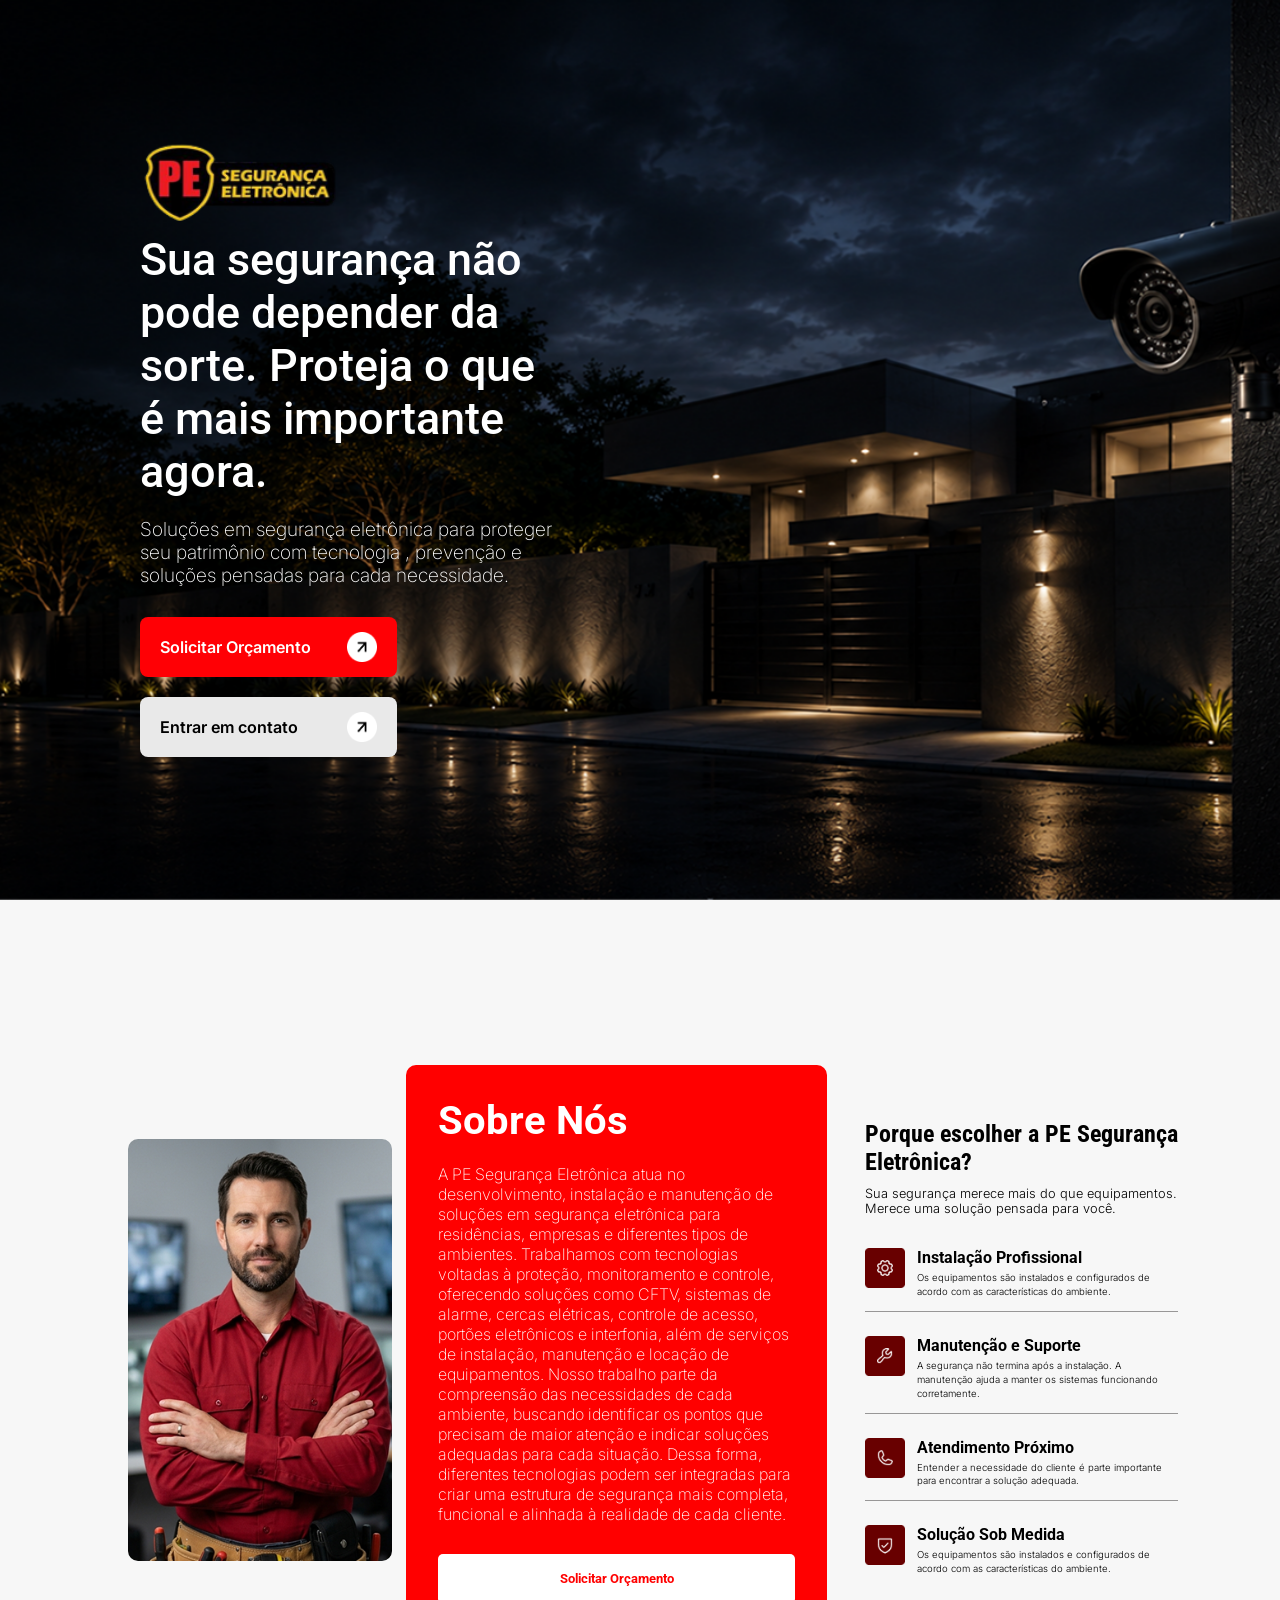
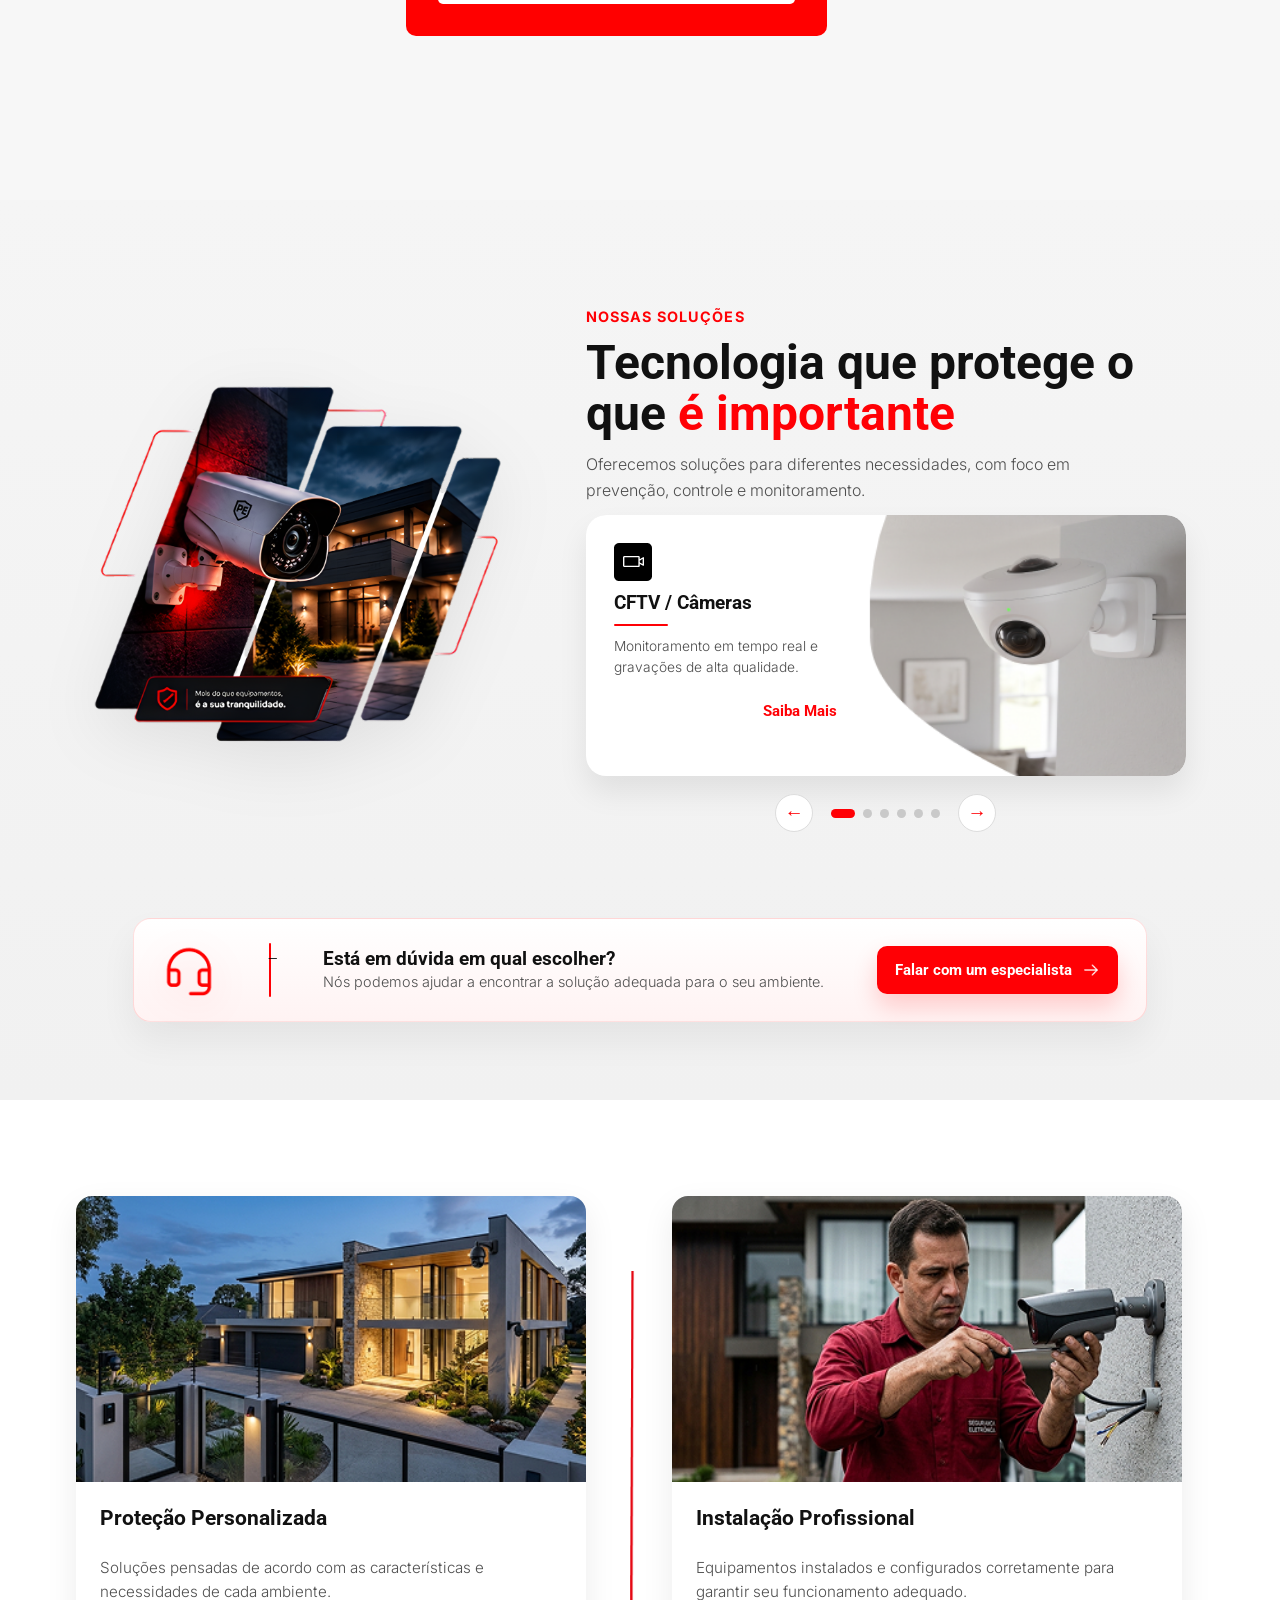
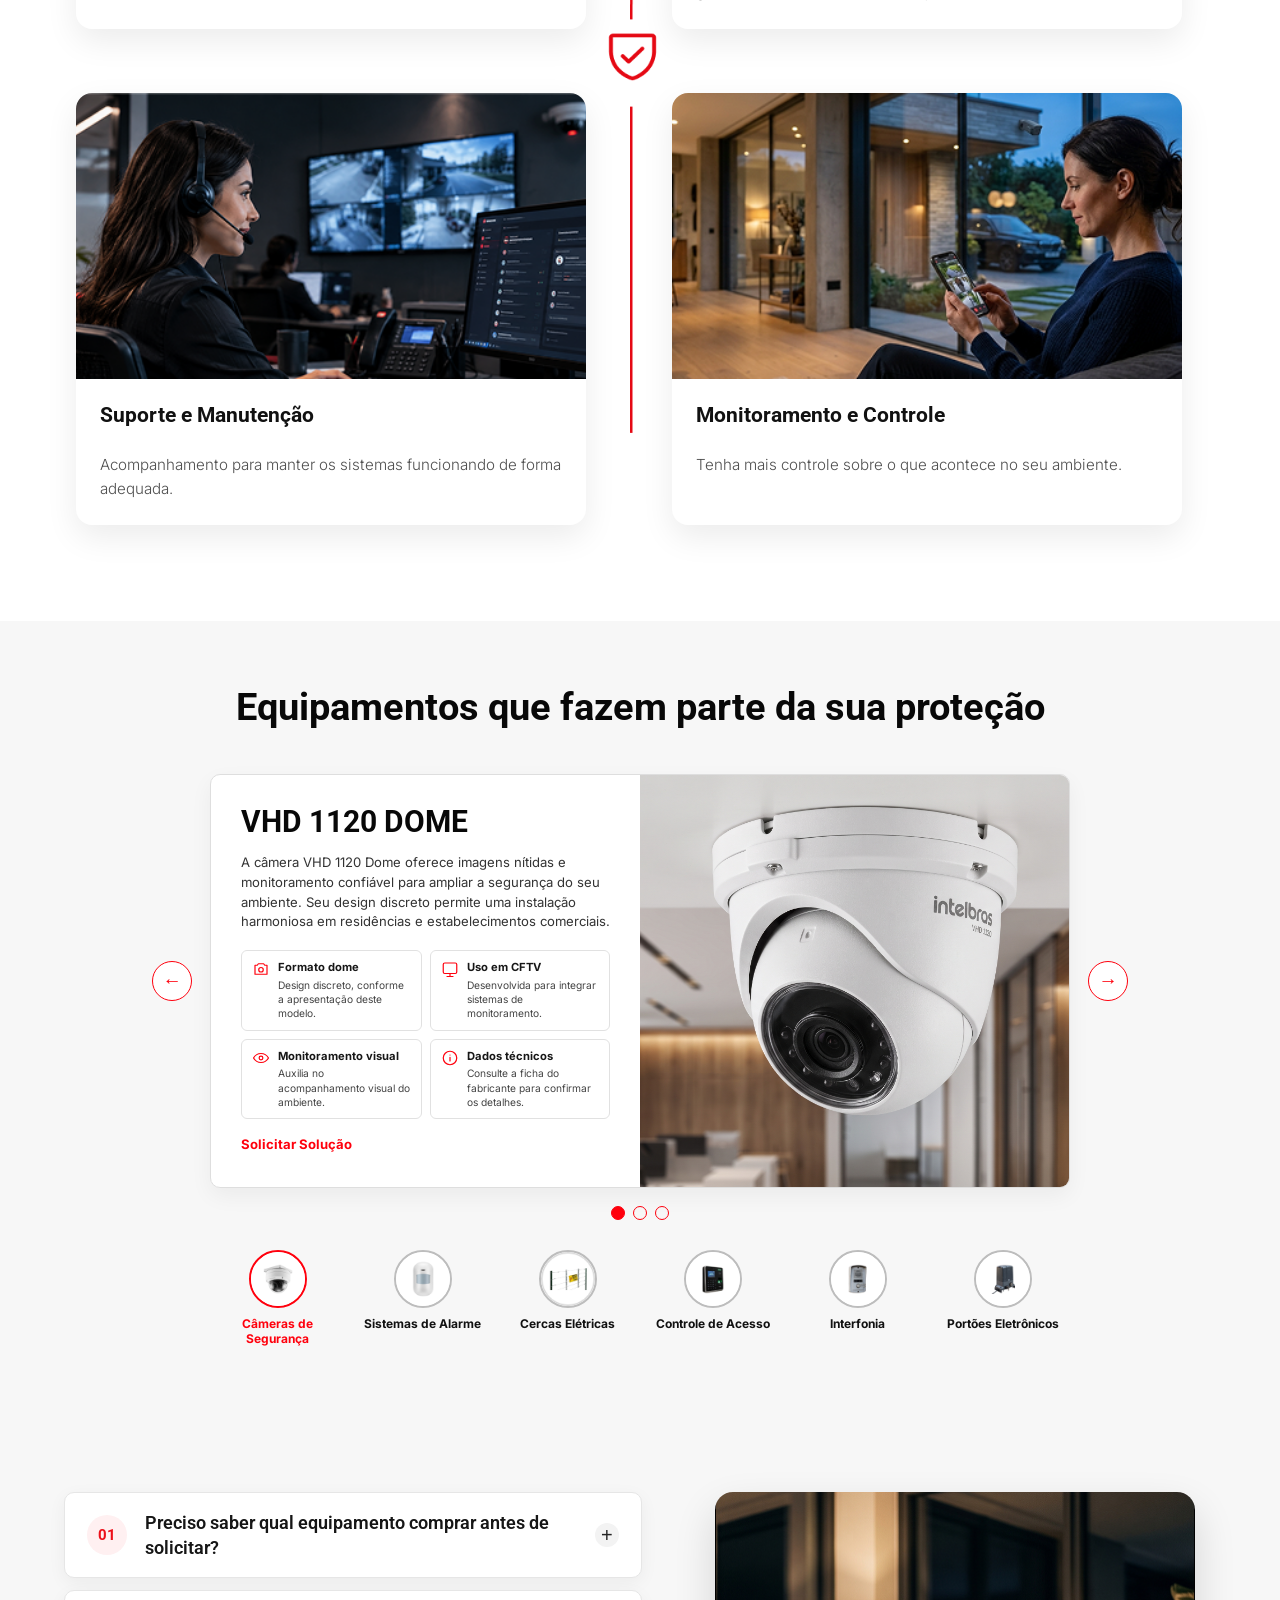
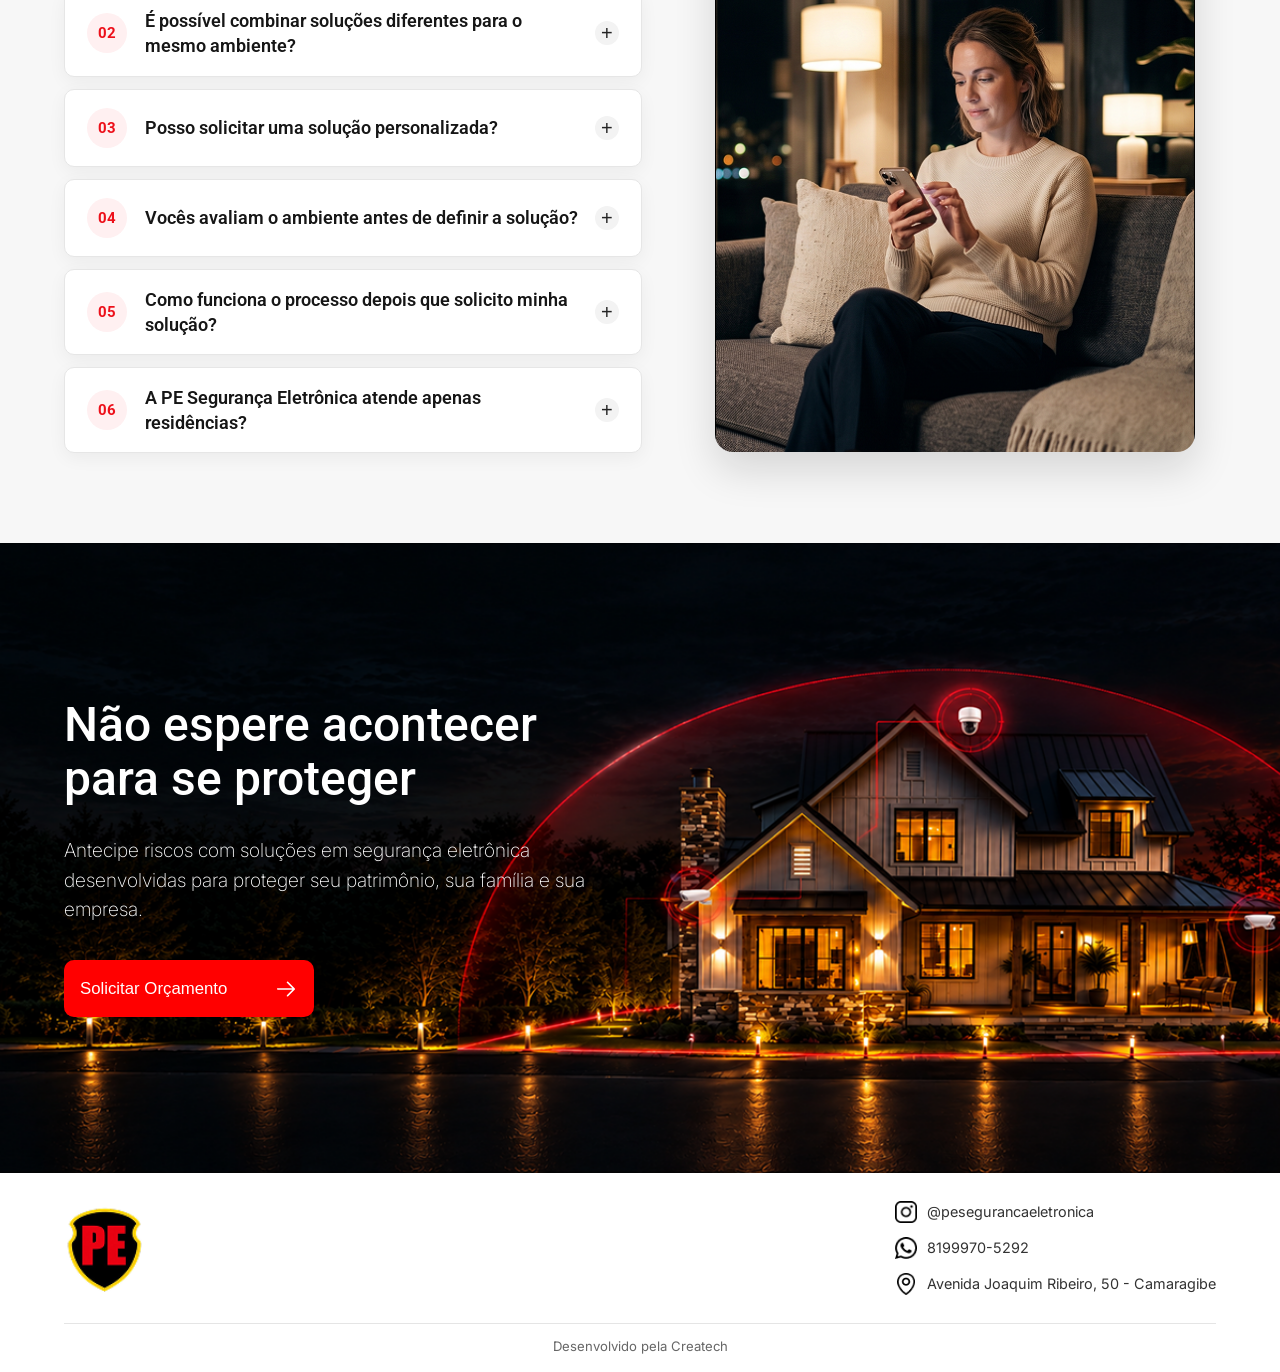
<file: index.html>
<!DOCTYPE html>
<html lang="pt-BR">

<head>
    <meta charset="UTF-8">
    <meta name="viewport" content="width=device-width, initial-scale=1.0">
    <title>PE SEGURANÇA ELETRÔNICA</title>
    <link rel="stylesheet" href="styles/style.css">
</head>

<body>
    <main id="hero-section">
        <div class="content-hero">
            <img class="logo-empresa" src="img/img-logo-empresa.png" alt="Logo da empresa">
            <h1 class="title-hero">
                Sua segurança não pode depender da sorte. Proteja o que é
                mais importante agora.
            </h1>
            <p class="paragraph-hero">
                Soluções em segurança eletrônica para proteger seu patrimônio com
                tecnologia , prevenção e soluções pensadas para cada necessidade.
            </p>
            <div class="ctas-hero">
                <a class="btn-hero-principal" href="pages/orcamento/orcamento.html">
                    <p class="text-btn">Solicitar Orçamento</p>
                    <img class="icon-btn" src="img/vector-btn-hero.png" alt="Seta para direita">
                </a>
                <a class="btn-hero-secundario"
                    href="https://wa.me/5581999705292?text=Ol%C3%A1%2C%20quero%20solicitar%20or%C3%A7amento"
                    target="_blank" rel="noopener noreferrer">
                    Entrar em contato
                    <img class="icon-btn" src="img/vector-btn-hero.png" alt="Seta para direita">
                </a>
            </div>
        </div>
    </main>

    <section id="about-section">
        <div class="content-about">
            <img class="img-about" src="img/img-tec-about.png"
                alt="Imagem de um técnico que trabalha com segurança eletrônica">
            <div class="card-about">
                <h2 class="title-about">Sobre Nós</h2>
                <p class="paragraph-about">
                    A PE Segurança Eletrônica atua no desenvolvimento, instalação e manutenção de soluções em segurança
                    eletrônica para residências, empresas e diferentes tipos de ambientes.

                    Trabalhamos com tecnologias voltadas à proteção, monitoramento e controle, oferecendo soluções como
                    CFTV, sistemas de alarme, cercas elétricas, controle de acesso, portões eletrônicos e interfonia,
                    além de serviços de instalação, manutenção e locação de equipamentos.

                    Nosso trabalho parte da compreensão das necessidades de cada ambiente, buscando identificar os
                    pontos que precisam de maior atenção e indicar soluções adequadas para cada situação. Dessa forma,
                    diferentes tecnologias podem ser integradas para criar uma estrutura de segurança mais completa,
                    funcional e alinhada à realidade de cada cliente.
                </p>
                <button class="btn-about">
                    Solicitar Orçamento
                </button>
            </div>
            <div class="card-icons">
                <h2 class="title-icons">Porque escolher a PE Segurança Eletrônica?</h2>
                <p class="paragraph-icons">
                    Sua segurança merece mais do que equipamentos. Merece uma solução pensada para você.
                </p>
                <div class="card-benefits">
                    <div class="benefit">
                        <img class="icon-benefit" src="img/img-icon-setup.png" alt="Icone de configuração">
                        <div class="texts">
                            <h3 class="title-benefit">Instalação Profissional</h3>
                            <p class="paragraph-benefit">
                                Os equipamentos são instalados e configurados de acordo com as características do
                                ambiente.
                            </p>
                        </div>
                        <div class="line">
                            _
                        </div>
                    </div>
                    <div class="benefit">
                        <img class="icon-benefit" src="img/img-icon-tool.png" alt="Icone de ferramenta">
                        <div class="texts">
                            <h3 class="title-benefit">Manutenção e Suporte</h3>
                            <p class="paragraph-benefit">
                                A segurança não termina após a instalação. A manutenção ajuda a manter os sistemas
                                funcionando
                                corretamente.
                            </p>
                        </div>
                        <div class="line">
                            _
                        </div>
                    </div>
                    <div class="benefit">
                        <img class="icon-benefit" src="img/img-icon-phone.png" alt="Icone de telefone">
                        <div class="texts">
                            <h3 class="title-benefit">Atendimento Próximo</h3>
                            <p class="paragraph-benefit">
                                Entender a necessidade do cliente é parte importante para encontrar a solução adequada.
                            </p>
                        </div>
                        <div class="line">
                            _
                        </div>
                    </div>
                    <div class="benefit">
                        <img class="icon-benefit" src="img/img-icon-verification.png" alt="Icone de verificação">
                        <div class="texts">
                            <h3 class="title-benefit">Solução Sob Medida</h3>
                            <p class="paragraph-benefit">
                                Os equipamentos são instalados e configurados de acordo com as características do
                                ambiente.
                            </p>
                        </div>
                    </div>
                </div>
            </div>
        </div>
    </section>

    <section id="solutions-section">
        <img class="img-solutions" src="img/img-solutions.png" alt="imagem da seção de soluções da empresa">
        <div class="content-solutions">
            <p class="title-section">
                Nossas Soluções
            </p>
            <h2 class="title-solutions">
                Tecnologia que protege o que <span class="color">é importante</span>
            </h2>
            <p class="paragraph-solutions">
                Oferecemos soluções para diferentes necessidades, com foco em prevenção,
                controle e monitoramento.
            </p>

            <div class="solutions-carousel" aria-label="Carrossel de soluções">
                <div class="solutions-viewport">
                    <div class="solutions-track">
                        <article class="card-solution1">
                            <div class="content">
                                <img class="icon-solution" src="img/VideoCamera.png" alt="">
                                <h3 class="title-solution">CFTV / Câmeras</h3>
                                <div class="line-solution"></div>
                                <p class="paragraph-solution">
                                    Monitoramento em tempo real e gravações de alta qualidade.
                                </p>
                                <button class="btn-solution" type="button">Saiba Mais</button>
                            </div>
                        </article>
                        <article class="card-solution2" aria-hidden="true" inert>
                            <div class="content">
                                <img class="icon-solution" src="img/VideoCamera.png" alt="">
                                <h3 class="title-solution">Sistemas de Alarme</h3>
                                <div class="line-solution"></div>
                                <p class="paragraph-solution">
                                    Mais proteção para seu ambiente com detecção e alerta de ocorrências.
                                </p>
                                <button class="btn-solution" type="button">Saiba Mais</button>
                            </div>
                        </article>
                        <article class="card-solution3" aria-hidden="true" inert>
                            <div class="content">
                                <img class="icon-solution" src="img/VideoCamera.png" alt="">
                                <h3 class="title-solution">Cercas Elétricas</h3>
                                <div class="line-solution"></div>
                                <p class="paragraph-solution">
                                    Uma barreira perimetral para ajudar a inibir acessos não autorizados.
                                </p>
                                <button class="btn-solution" type="button">Saiba Mais</button>
                            </div>
                        </article>
                        <article class="card-solution4" aria-hidden="true" inert>
                            <div class="content">
                                <img class="icon-solution" src="img/VideoCamera.png" alt="">
                                <h3 class="title-solution">Controle de Acesso</h3>
                                <div class="line-solution"></div>
                                <p class="paragraph-solution">
                                    Gerencie a entrada e a circulação de pessoas com mais praticidade.
                                </p>
                                <button class="btn-solution" type="button">Saiba Mais</button>
                            </div>
                        </article>
                        <article class="card-solution5" aria-hidden="true" inert>
                            <div class="content">
                                <img class="icon-solution" src="img/VideoCamera.png" alt="">
                                <h3 class="title-solution">Portões Eletrônicos</h3>
                                <div class="line-solution"></div>
                                <p class="paragraph-solution">
                                    Automatize o acesso ao imóvel com segurança e comodidade.
                                </p>
                                <button class="btn-solution" type="button">Saiba Mais</button>
                            </div>
                        </article>
                        <article class="card-solution6" aria-hidden="true" inert>
                            <div class="content">
                                <img class="icon-solution" src="img/VideoCamera.png" alt="">
                                <h3 class="title-solution">Interfonia</h3>
                                <div class="line-solution"></div>
                                <p class="paragraph-solution">
                                    Facilite a comunicação e a identificação de visitantes antes de liberar a entrada.
                                </p>
                                <button class="btn-solution" type="button">Saiba Mais</button>
                            </div>
                        </article>
                    </div>
                </div>
                <div class="carousel-controls">
                    <button class="carousel-arrow" type="button" data-carousel-previous
                        aria-label="Exibir solução anterior">
                        &#8592;
                    </button>
                    <div class="carousel-indicators" aria-label="Escolher solução">
                        <button class="carousel-indicator" type="button" aria-label="Exibir solução 1"
                            aria-current="true"></button>
                        <button class="carousel-indicator" type="button" aria-label="Exibir solução 2"
                            aria-current="false"></button>
                        <button class="carousel-indicator" type="button" aria-label="Exibir solução 3"
                            aria-current="false"></button>
                        <button class="carousel-indicator" type="button" aria-label="Exibir solução 4"
                            aria-current="false"></button>
                        <button class="carousel-indicator" type="button" aria-label="Exibir solução 5"
                            aria-current="false"></button>
                        <button class="carousel-indicator" type="button" aria-label="Exibir solução 6"
                            aria-current="false"></button>
                    </div>
                    <button class="carousel-arrow" type="button" data-carousel-next aria-label="Exibir próxima solução">
                        &#8594;
                    </button>
                </div>
                <p class="carousel-status" aria-live="polite" aria-atomic="true">Solução 1 de 6: CFTV / Câmeras</p>
            </div>
        </div>

        <div class="duvidas-solution">
            <img class="icon-duvidas" src="img/img-icon-fone.png" alt="imagem do fone de atendimento">
            <div class="line-duvidas">
                _
            </div>
            <div class="content-duvidas-solution">
                <h2 class="title-duvidas">Está em dúvida em qual escolher?</h2>
                <p class="paragraph-duvidas">
                    Nós podemos ajudar a encontrar a solução adequada para o seu ambiente.
                </p>
            </div>
            <button class="btn-duvidas">
                Falar com um especialista
                <img src="img/ArrowRight.png" alt="seta para a direita">
            </button>
        </div>
    </section>

    <article id="benefits">
        <div class="card-benefits">
            <img src="img/img-card-benefits1.png" alt="imagem do card de benefícios">
            <h2 class="title-benefits">
                Proteção Personalizada
            </h2>
            <p class="paragraph-benefits">
                Soluções pensadas de acordo com as características e necessidades de cada ambiente.
            </p>
        </div>
        <div class="card-benefits">
            <img src="img/img-card-benefits2.png" alt="imagem do card de benefícios">
            <h2 class="title-benefits">
                Instalação Profissional
            </h2>
            <p class="paragraph-benefits">
                Equipamentos instalados e configurados corretamente para garantir seu funcionamento adequado.
            </p>
        </div>
        <div class="card-benefits">
            <img src="img/img-card-benefit3.png" alt="imagem do card de benefícios">
            <h2 class="title-benefits">
                Suporte e Manutenção
            </h2>
            <p class="paragraph-benefits">
                Acompanhamento para manter os sistemas funcionando de forma adequada.
            </p>
        </div>
        <div class="card-benefits">
            <img src="img/img-card-benefits4.png" alt="imagem do card de benefícios">
            <h2 class="title-benefits">
                Monitoramento e Controle
            </h2>
            <p class="paragraph-benefits">
                Tenha mais controle sobre o que acontece no seu ambiente.
            </p>
        </div>
        <div class="line-benefi">
            <img src="img/Frame 178.png" alt="linha divisória da seção benefícios">
        </div>

    </article>

    <section id="products-section" aria-labelledby="products-title">
        <div class="title-section-products">
            <h2 class="title-products" id="products-title">
                Equipamentos que fazem parte da sua proteção
            </h2>
        </div>
        <div class="products-carousel">
            <button class="btn-product-previous" type="button" data-product-previous
                aria-label="Exibir produto anterior">
                <span aria-hidden="true">&larr;</span>
            </button>
            <div class="products-slides">
                <article class="card-product is-active" data-product-slide="0" aria-hidden="false">
                    <div class="content-card-product">
                        <h2 class="title-card-product">
                            VHD 1120 DOME
                        </h2>
                        <p class="paragraph-card-product">
                            Tenha mais segurança e tranquilidade para acompanhar o que acontece
                            ao seu redor. A VHD 1120 D é uma câmera dome desenvolvida para sistemas
                            de CFTV, combinando um design discreto e moderno com recursos pensados
                            para proporcionar mais qualidade e eficiência no monitoramento.
                        </p>

                        <div class="card-vantagens">
                            <div class="card-vantagens1">
                                <h3 class="title-vantagens">
                                    Resolução HD (720p)
                                </h3>
                                <p class="paragraph-vantagens">
                                    Alta qualidade de imagem para um monitoramento eficiente.
                                </p>
                            </div>
                            <div class="card-vantagens2">
                                <h3 class="title-vantagens">
                                    Resolução HD (720p)
                                </h3>
                                <p class="paragraph-vantagens">
                                    Alta qualidade de imagem para um monitoramento eficiente.
                                </p>
                            </div>
                            <div class="card-vantagens3">
                                <h3 class="title-vantagens">
                                    Resolução HD (720p)
                                </h3>
                                <p class="paragraph-vantagens">
                                    Alta qualidade de imagem para um monitoramento eficiente.
                                </p>
                            </div>
                            <div class="card-vantagens4">
                                <h3 class="title-vantagens">
                                    Resolução HD (720p)
                                </h3>
                                <p class="paragraph-vantagens">
                                    Alta qualidade de imagem para um monitoramento eficiente.
                                </p>
                            </div>
                        </div>
                        <button class="btn-card-product">
                            Saiba mais
                        </button>
                    </div>
                    <img class="img-card-product" src="img/img2.jpeg" alt="Imagem do produto VHD 1120 DOME">
                </article>
            </div>
            <button class="btn-product-next" type="button" data-product-next aria-label="Exibir próximo produto">
                <span aria-hidden="true">&rarr;</span>
            </button>
        </div>

        <nav class="btns-navegation" aria-label="Categorias de produtos">
            <button class="btn-product-indicator is-active" type="button" data-product-category="cameras"
                aria-label="Exibir categoria Câmeras de Segurança" aria-pressed="true">
                <img src="img/img-section-camera.png" alt="" loading="lazy" decoding="async">
                <span>Câmeras de Segurança</span>
            </button>
            <button class="btn-product-indicator" type="button" data-product-category="alarm-systems"
                aria-label="Exibir categoria Sistemas de Alarme" aria-pressed="false">
                <img src="img/img-section-alarme.png" alt="" loading="lazy" decoding="async">
                <span>Sistemas de Alarme</span>
            </button>
            <button class="btn-product-indicator" type="button" data-product-category="electric-fences"
                aria-label="Exibir categoria Cercas Elétricas" aria-pressed="false">
                <img src="img/img-fundo-solutions2.png" alt="" loading="lazy" decoding="async">
                <span>Cercas Elétricas</span>
            </button>
            <button class="btn-product-indicator" type="button" data-product-category="access-control"
                aria-label="Exibir categoria Controle de Acesso" aria-pressed="false">
                <img src="img/img-fundo-solutions5.png" alt="" loading="lazy" decoding="async">
                <span>Controle de Acesso</span>
            </button>
            <button class="btn-product-indicator" type="button" data-product-category="intercoms"
                aria-label="Exibir categoria Interfonia" aria-pressed="false">
                <img src="img/img-fundo-solutions4.png" alt="" loading="lazy" decoding="async">
                <span>Interfonia</span>
            </button>
            <button class="btn-product-indicator" type="button" data-product-category="electric-gates"
                aria-label="Exibir categoria Portões Eletrônicos" aria-pressed="false">
                <img src="img/img-fundo-solutions6.png" alt="" loading="lazy" decoding="async">
                <span>Portões Eletrônicos</span>
            </button>
        </nav>
        <p class="product-slide-status" aria-live="polite" aria-atomic="true">
            Câmeras de Segurança: produto 1 de 3 — VHD 1120 DOME
        </p>
    </section>

    <section id="faq-section">
        <div class="right-faq">
            <details>
                <summary>
                    <span class="num">01</span>
                    <span class="pergunta">Preciso saber qual equipamento comprar antes de solicitar?</span>
                </summary>
                <div class="resposta">Não precisa! Nossa equipe ajuda você a identificar os equipamentos mais adequados
                    para sua necessidade. Analisamos o ambiente, os pontos que precisam de proteção e seu objetivo para
                    recomendar uma solução personalizada, seja para sua residência ou empresa. Você não precisa entender
                    de equipamentos de segurança — nós orientamos você em cada etapa, desde a escolha até a instalação.
                    <a class="chamada-solicitar-faq" href="pages/orcamento/orcamento.html">
                        Solicitar Orçamento
                    </a>
                </div>
            </details>

            <details>
                <summary>
                    <span class="num">02</span>
                    <span class="pergunta">É possível combinar soluções diferentes para o mesmo ambiente?</span>
                </summary>
                <div class="resposta">Sim! É possível combinar diferentes soluções de segurança para atender às
                    necessidades específicas do mesmo ambiente, integrando equipamentos como câmeras, alarmes,
                    cercas elétricas e controle de acesso. Para definir a melhor combinação, entre em contato com
                    nossa equipe e explique suas necessidades. Assim, podemos entender melhor as características do
                    local e orientar você na escolha de uma solução personalizada para sua residência ou empresa.
                    <a class="chamada-solicitar-faq" href="pages/orcamento/orcamento.html">
                        Solicitar Orçamento
                    </a>
                </div>
            </details>

            <details>
                <summary>
                    <span class="num">03</span>
                    <span class="pergunta">Posso solicitar uma solução personalizada?</span>
                </summary>
                <div class="resposta">Sim! Cada ambiente possui necessidades específicas, e podemos ajudar você a
                    encontrar a solução ideal. Nossa equipe avalia suas necessidades e orienta a combinação de
                    equipamentos e serviços mais adequada para sua residência ou empresa.
                    Entre em contato conosco para explicar melhor o que você precisa. Assim, podemos entender suas
                    prioridades e indicar uma solução personalizada para o seu ambiente.
                    <a class="chamada-solicitar-faq" href="pages/orcamento/orcamento.html">
                        Solicitar Orçamento
                    </a>
                </div>
            </details>

            <details>
                <summary>
                    <span class="num">04</span>
                    <span class="pergunta">Vocês avaliam o ambiente antes de definir a solução?</span>
                </summary>
                <div class="resposta">Sim! Avaliar o ambiente é importante para identificar os pontos que precisam de
                    proteção e entender quais soluções fazem mais sentido para cada situação.
                    Entre em contato com nossa equipe para explicar suas necessidades e as características do local.
                    Assim, podemos orientar você na escolha dos equipamentos e serviços mais adequados para sua
                    residência ou empresa.
                    <a class="chamada-solicitar-faq" href="pages/orcamento/orcamento.html">
                        Solicitar Orçamento
                    </a>
                </div>
            </details>

            <details>
                <summary>
                    <span class="num">05</span>
                    <span class="pergunta">Como funciona o processo depois que solicito minha solução?</span>
                </summary>
                <div class="resposta">Após solicitar sua solução, nossa equipe entrará em contato para entender melhor
                    suas necessidades e as características do ambiente. A partir dessas informações, orientaremos você
                    na escolha dos equipamentos e serviços mais adequados.
                    Depois de alinhar os detalhes e definir a solução, combinaremos os próximos passos para a instalação
                    ou contratação dos serviços, conforme sua necessidade.
                    <a class="chamada-solicitar-faq" href="pages/orcamento/orcamento.html">
                        Solicitar Orçamento
                    </a>
                </div>
            </details>

            <details>
                <summary>
                    <span class="num">06</span>
                    <span class="pergunta">A PE Segurança Eletrônica atende apenas residências?</span>
                </summary>
                <div class="resposta">Não! A PE Segurança Eletrônica atende tanto residências quanto empresas e
                    estabelecimentos comerciais, oferecendo soluções para diferentes necessidades de proteção.
                    Trabalhamos com equipamentos e serviços como câmeras de segurança, alarmes, cercas elétricas,
                    controle de acesso e muito mais, ajudando você a proteger seu patrimônio de forma adequada ao
                    ambiente. Entre em contato com nossa equipe para explicar suas necessidades e conhecer as soluções mais
                    indicadas para o seu espaço.
                    <a class="chamada-solicitar-faq" href="pages/orcamento/orcamento.html">
                        Solicitar Orçamento
                    </a>
                </div>
            </details>
        </div>

        <div class="left-faq">
            <img class="img-faq" src="img/img-faq.png" alt="imagem do faq">
        </div>
    </section>

    <section id="chamada-orcamento">
        <div class="content-chamada">
            <h2 class="title-chamada">
                Não espere acontecer para se proteger
            </h2>
            <p class="paragraph-chamada">
                Antecipe riscos com soluções em segurança eletrônica desenvolvidas para proteger seu patrimônio,
                sua família e sua empresa.
            </p>
            <button class="btn-chamada">
                Solicitar Orçamento
                <img class="seta-chamada" src="img/ArrowRight.png" alt="">
            </button>
        </div>
    </section>

    <footer id="footer-section">
        <div class="content-footer">
            <div class="logo-empresa">
                <img src="img/img-logo-footer.png" alt="logo da empresa">
            </div>
            <div class="direitos">
                <h2 class="direitos-desenvolvedor">
                    Desenvolvido pela Createch
                </h2>
            </div>
            <div class="sociais">
                <div class="social">
                    <img class="ig-img" src="img/instagram-icon.png" alt="ícone do instagram">
                    <h2 class="text">
                        @pesegurancaeletronica
                    </h2>
                </div>
                <div class="social">
                    <img class="wpp-img" src="img/wpp-icon.png" alt="ícone do whatsapp">
                    <h2 class="text">
                        8199970-5292
                    </h2>
                </div>
                <div class="social">
                    <img src="img/local-icon.png" alt="ícone local">
                    <h2 class="text">
                        Avenida Joaquim Ribeiro, 50 - Camaragibe 
                    </h2>
                </div>
            </div>
        </div>
    </footer>

    <script src="js/script.js" defer></script>
</body>

</html>
</file>
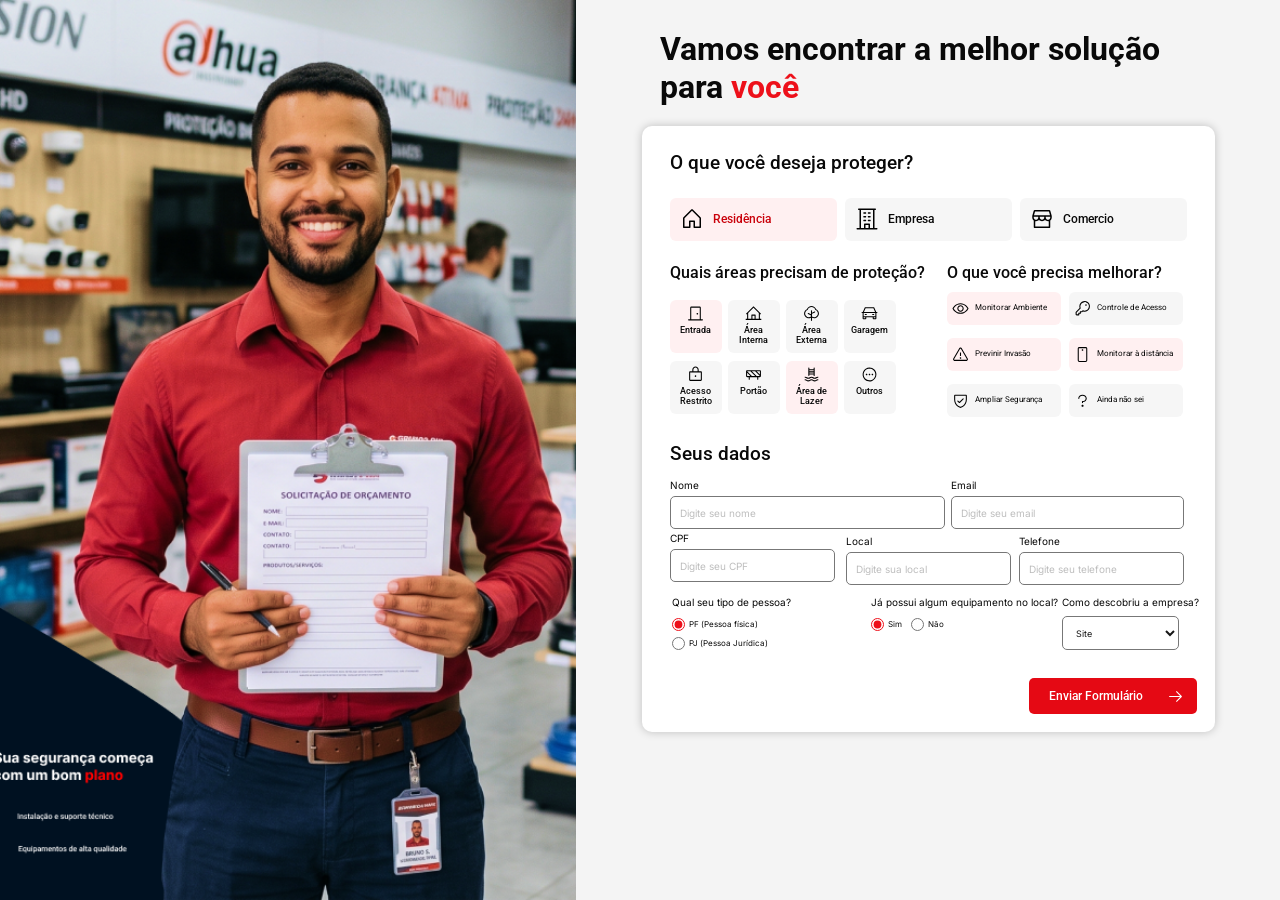
<file: pages/orcamento/orcamento.html>
<!DOCTYPE html>
<html lang="pt-BR">

<head>
    <meta charset="UTF-8">
    <meta name="viewport" content="width=device-width, initial-scale=1.0">
    <title>Solicitar Orçamento</title>
    <link rel="stylesheet" href="orcamento.css">
</head>

<body>
    <main id="orcamento">
        <div class="left">
            <img class="orcamento-funcionario" src="../../pages/orcamento/assets/img-solicitar-orcamento.png"
                alt="Especialista em segurança eletrônica segurando uma solicitação de orçamento">
        </div>
        <div class="right">
            <h1 class="orcamento-titulo">Vamos encontrar a melhor solução para <span class="color"> você</span></h1>

            <div class="card-form-solicitar">
                <div class="protecao">
                    <h2 class="card-form-titulo">
                        O que você deseja proteger?
                    </h2>
                    <button class="card-form-button is-selected" type="button" aria-pressed="true">
                        <img src="assets/house.svg" alt="casa">
                        <h3 class="card-form-subtitulo">
                            Residência
                        </h3>
                    </button>
                    <button class="card-form-button" type="button" aria-pressed="false">
                        <img src="assets/building.svg" alt="empresa">
                        <h3 class="card-form-subtitulo">
                            Empresa
                        </h3>
                    </button>
                    <button class="card-form-button" type="button" aria-pressed="false">
                        <img src="assets/storefront.svg" alt="carro">
                        <h3 class="card-form-subtitulo">
                            Comercio
                        </h3>
                    </button>
                </div>

                <div class="protection">
                    <div class="protecao">
                        <h2 class="card-form-titulo">
                            Quais áreas precisam de proteção?
                        </h2>
                        <button class="btn-protecao is-selected" type="button" aria-pressed="true">
                            <img src="assets/door.svg" alt="entrada">
                            <h3 class="btn-protecao-subtitulo">
                                Entrada
                            </h3>
                        </button>
                        <button class="btn-protecao" type="button" aria-pressed="false">
                            <img src="assets/house-line.svg" alt="empresa">
                            <h3 class="btn-protecao-subtitulo">
                                Área Interna
                            </h3>
                        </button>
                        <button class="btn-protecao" type="button" aria-pressed="false">
                            <img src="assets/tree.svg" alt="externa">
                            <h3 class="btn-protecao-subtitulo">
                                Área Externa
                            </h3>
                        </button>
                        <button class="btn-protecao" type="button" aria-pressed="false">
                            <img src="assets/car.svg" alt="garagem">
                            <h3 class="btn-protecao-subtitulo">
                                Garagem
                            </h3>
                        </button>
                        <button class="btn-protecao" type="button" aria-pressed="false">
                            <img src="assets/lock.svg" alt="acesso restrito">
                            <h3 class="btn-protecao-subtitulo">
                                Acesso Restrito
                            </h3>
                        </button>
                        <button class="btn-protecao" type="button" aria-pressed="false">
                            <img src="assets/barricade.svg" alt="portão">
                            <h3 class="btn-protecao-subtitulo">
                                Portão
                            </h3>
                        </button>
                        <button class="btn-protecao is-selected" type="button" aria-pressed="true">
                            <img src="assets/swimming-pool.svg" alt="área de lazer">
                            <h3 class="btn-protecao-subtitulo">
                                Área de Lazer
                            </h3>
                        </button>
                        <button class="btn-protecao" type="button" aria-pressed="false">
                            <img src="assets/dots-three-circle.svg" alt="outros">
                            <h3 class="btn-protecao-subtitulo">
                                Outros
                            </h3>
                        </button>
                    </div>
                </div>

                <div class="upgrade">

                    <h2 class="card-form-titulo">
                        O que você precisa melhorar?
                    </h2>    

                    <button class="btn-melhora is-selected" type="button" aria-pressed="true">
                        <img src="assets/eye.svg" alt="monitorar">
                        <h3 class="btn-protecao-subtitulo">
                            Monitorar Ambiente
                        </h3>
                    </button>

                    <button class="btn-melhora" type="button" aria-pressed="false">
                        <img src="assets/key.svg" alt="chave">
                        <h3 class="btn-protecao-subtitulo">
                            Controle de Acesso
                        </h3>
                    </button>

                    <button class="btn-melhora is-selected" type="button" aria-pressed="true">
                        <img src="assets/warning.svg" alt="aviso">
                        <h3 class="btn-protecao-subtitulo">
                            Previnir Invasão
                        </h3>
                    </button>

                    <button class="btn-melhora is-selected" type="button" aria-pressed="true">
                        <img src="assets/device-mobile-camera.svg" alt="celular">
                        <h3 class="btn-protecao-subtitulo">
                            Monitorar à distância
                        </h3>
                    </button>

                    <button class="btn-melhora" type="button" aria-pressed="false">
                        <img src="assets/shield-check.svg" alt="escudo">
                        <h3 class="btn-protecao-subtitulo">
                            Ampliar Segurança
                        </h3>
                    </button>

                    <button class="btn-melhora" type="button" aria-pressed="false">
                        <img src="assets/question-mark.svg" alt="interrogação">
                        <h3 class="btn-protecao-subtitulo">
                            Ainda não sei
                        </h3>
                    </button>
                </div>

                <div class="dados-cliente">
                    <h2 class="card-form-titulo">
                        Seus dados
                    </h2>

                    <div class="campo-nome">
                        <label for="nome">Nome</label>
                        <input type="text" id="nome" name="nome" placeholder="Digite seu nome">
                    </div>

                    <div class="campo-email">
                        <label for="email">Email</label>
                        <input type="email" id="email" name="email" placeholder="Digite seu email">
                    </div>

                    <div class="campo-cpf">
                        <label for="cpf">CPF</label>
                        <input type="text" id="cpf" name="cpf" placeholder="Digite seu CPF">
                    </div>

                    <div class="campo-local">
                        <label for="local">Local</label>
                        <input type="text" id="local" name="local" placeholder="Digite sua local">
                    </div>

                    <div class="campo-telefone">
                        <label for="telefone">Telefone</label>
                        <input type="text" id="telefone" name="telefone" placeholder="Digite seu telefone">
                    </div>

                    <div class="tipo-pessoa">
                        <span class="pergunta">Qual seu tipo de pessoa?</span>
                        <label class="opcao-radio" for="fisica">
                            <input type="radio" id="fisica" name="tipo-pessoa" value="fisica" checked>
                            <span>PF (Pessoa física)</span>
                        </label>
                        <label class="opcao-radio" for="juridica">
                            <input type="radio" id="juridica" name="tipo-pessoa" value="juridica">
                            <span>PJ (Pessoa Jurídica)</span>
                        </label>
                    </div>

                    <div class="equipamento">
                        <span class="pergunta">Já possui algum equipamento no local?</span>
                        <label class="opcao-radio" for="sim">
                            <input type="radio" id="sim" name="equipamento" value="sim" checked>
                            <span>Sim</span>
                        </label>
                        <label class="opcao-radio" for="nao">
                            <input type="radio" id="nao" name="equipamento" value="nao">
                            <span>Não</span>
                        </label>
                    </div>

                    <div class="pesquisa">
                        <label for="descobrimento">Como descobriu a empresa?</label>
                        <select id="descobrimento" name="descobrimento">
                            <option value="google">Site</option>
                            <option value="instagram">Instagram</option>
                            <option value="indicação">Indicação</option>
                            <option value="whatsapp">Whatsapp</option>
                            <option value="outros">Outros</option>
                        </select>
                    </div>
                </div>

                <div class="enviar">
                    <button class="btn-enviar">
                        Enviar Formulário
                        <img src="assets/arrow-right.svg" alt="enviar">
                    </button>
            </div>
        </div>
    </main>
    <script src="orcamento.js" defer></script>
</body>
</html>
</file>
<file: styles/style.css>
@import url(global.css);
@import url(hero-section.css);
@import url(about.css);
@import url(solution.css);
@import url(equipment.css);
@import url(beneficios.css);
@import url(chamada.css);
@import url(faq.css);
@import url(footer.css);
</file>
<file: pages/orcamento/orcamento.css>
@import url('https://fonts.googleapis.com/css2?family=Inter:wght@300;400;500;600;700&family=Roboto:wght@300;400;500;700&display=swap');

* {
    margin: 0;
    padding: 0;
    box-sizing: border-box;
}

@view-transition {
    navigation: auto;
}

::view-transition-old(root) {
    animation: page-fade-out 180ms ease both;
}

::view-transition-new(root) {
    animation: page-fade-in 300ms ease both;
}

@keyframes page-fade-out {
    to {
        opacity: 0;
    }
}

@keyframes page-fade-in {
    from {
        opacity: 0;
    }

    to {
        opacity: 1;
    }
}

@media (prefers-reduced-motion: reduce) {
    ::view-transition-old(root),
    ::view-transition-new(root) {
        animation-duration: 1ms;
    }
}

body {
    min-width: 320px;
    min-height: 100vh;
    color: #090909;
    background: #f4f4f4;
    font-family: 'Roboto', Arial, sans-serif;
    -webkit-font-smoothing: antialiased;
}

#orcamento {
    display: grid;
    grid-template-columns: 45% 55%;
    width: 100%;
    min-height: 832px;
    height: 100vh;
    overflow: hidden;
    background: #f4f4f4;
}

#orcamento .left {
    min-width: 0;
    height: 100%;
    overflow: hidden;
    background: #101820;
}

.orcamento-funcionario {
    display: block;
    width: 100%;
    height: 100%;
    object-fit: cover;
    object-position: center;
}

#orcamento .right {
    padding: 30px 0px;
    display: flex;
    flex-direction: column;
    align-items: center;
    position: relative;
    min-width: 0;
    height: 100%;
    overflow-y: auto;
    background: #f4f4f4;
}

.orcamento-titulo {
    max-width: 536px;
    font-size: 32px;
    font-weight: 700;
    margin-bottom: 20px;
}

.orcamento-titulo .color {
    color: #ed101a;
}

.orcamento-descricao {
    max-width: 482px;
    font-size: 13px;
    font-weight: 300;
    line-height: 1.2;
}

.card-form-solicitar {
    position: relative;
    width: 100%;
    max-width: 573px;
    height: 606px;
    margin: 0;
    border-radius: 10px;
    background: #fff;
    box-shadow: 0 0 10px rgb(0 0 0 / 22%);
}

.card-form-solicitar button,
.card-form-solicitar input,
.card-form-solicitar select {
    font: inherit;
}

.card-form-solicitar button {
    color: inherit;
}

.card-form-titulo {
    font-size: 16px;
    font-weight: 500;
    line-height: 1.2;
}

.card-form-solicitar > .protecao {
    position: absolute;
    top: 26px;
    right: 27px;
    left: 28px;
    display: grid;
    grid-template-columns: repeat(3, minmax(0, 1fr));
    gap: 16px 8px;
    min-height: 96px;
}

.card-form-solicitar > .protecao .card-form-titulo {
    grid-column: 1 / -1;
    margin-bottom: 0;
    font-size: 19px;
}

.card-form-button {
    display: flex;
    width: 100%;
    height: 43px;
    align-items: center;
    justify-content: flex-start;
    gap: 9px;
    padding: 0 10px;
    border: 0;
    border-radius: 6px;
    background: #f6f6f6;
    cursor: pointer;
    transition: background-color 160ms ease, color 160ms ease, transform 120ms ease, box-shadow 160ms ease;
}

.card-form-button.is-selected {
    background: #fff0f1;
    color: #c9000a;
}

.btn-protecao.is-selected,
.btn-melhora.is-selected {
    background: #fff0f1;
}

.card-form-button:hover,
.btn-protecao:hover,
.btn-melhora:hover {
    background: #fff0f1;
    box-shadow: 0 3px 9px rgb(229 9 20 / 12%);
}

.card-form-button:active,
.btn-protecao:active,
.btn-melhora:active {
    transform: scale(0.97);
    background: #ffe0e2;
    box-shadow: inset 0 1px 3px rgb(0 0 0 / 12%);
}

.card-form-button img {
    display: block;
    flex: 0 0 24px;
    width: 24px;
    height: 24px;
    object-fit: contain;
}

.card-form-subtitulo {
    font-size: 12px;
    font-weight: 500;
    line-height: 1.2;
}

.protection {
    display: flex;
    position: absolute;
    top: 137px;
    left: 28px;
    width: 262px;
}

.protection .protecao {
    display: grid;
    grid-template-columns: repeat(4, 52px);
    grid-template-rows: auto repeat(2, 53px);
    gap: 8px 6px;
    width: 262px;
}

.protection .card-form-titulo,
.upgrade .card-form-titulo {
    grid-column: 1 / -1;
    align-self: start;
    white-space: nowrap;
}

.protection .card-form-titulo {
    margin-bottom: 10px;
}

.btn-protecao {
    display: flex;
    width: 52px;
    height: 53px;
    flex-direction: column;
    align-items: center;
    justify-content: flex-start;
    gap: 4px;
    padding: 5px 2px 2px;
    border: 0;
    border-radius: 6px;
    background: #f6f6f6;
    cursor: pointer;
    transition: background-color 160ms ease, color 160ms ease, transform 120ms ease, box-shadow 160ms ease;
}

.btn-protecao img {
    display: block;
    width: 17px;
    height: 17px;
    object-fit: contain;
}

.btn-protecao-subtitulo {
    font-size: 9px;
    font-weight: 500;
    line-height: 1.05;
    text-align: center;
}

.upgrade {

    position: absolute;
    top: 137px;
    left: 305px;
    display: grid;
    grid-template-columns: repeat(2, 114px);
    grid-template-rows: 16px repeat(3, 33px);
    gap: 13px 8px;
    width: 254px;
}

.upgrade .card-form-titulo {
    font-size: 16px;
}

.btn-melhora {
    display: flex;
    width: 114px;
    height: 33px;
    align-items: center;
    gap: 6px;
    padding: 0 5px;
    border: 0;
    border-radius: 6px;
    background: #f6f6f6;
    cursor: pointer;
    transition: background-color 160ms ease, color 160ms ease, transform 120ms ease, box-shadow 160ms ease;
}

.btn-melhora img {
    display: block;
    flex: 0 0 17px;
    width: 17px;
    height: 17px;
    object-fit: contain;
}

.btn-melhora .btn-protecao-subtitulo {
    font-size: 8px;
    font-weight: 400;
    white-space: nowrap;
}

.dados-cliente {
    position: absolute;
    top: 317px;
    left: 18px;
    width: 537px;
    height: 218px;
}

.dados-cliente > .card-form-titulo {
    position: absolute;
    top: 0px;
    left: 10px;
    font-size: 19px;
}

.campo-nome,
.campo-email,
.campo-cpf,
.campo-local,
.campo-telefone {
    position: absolute;
    display: flex;
    flex-direction: column;
    gap: 5px;
}

.campo-nome label,
.campo-email label,
.campo-cpf label,
.campo-local label,
.campo-telefone label,
.tipo-pessoa .pergunta,
.equipamento .pergunta,
.pesquisa > label {
    font-family: 'Inter', Arial, sans-serif;
    font-size: 10px;
    font-weight: 400;
    line-height: 1.2;
}

.campo-nome input,
.campo-email input,
.campo-cpf input,
.campo-local input,
.campo-telefone input,
.pesquisa select {
    width: 100%;
    height: 33px;
    min-width: 0;
    padding: 0 9px;
    border: 0.5px solid #777;
    border-radius: 5px;
    background: #fff;
    color: #171717;
    font-family: 'Inter', Arial, sans-serif;
    font-size: 10px;
    outline-offset: 2px;
}

.campo-nome input::placeholder,
.campo-email input::placeholder,
.campo-cpf input::placeholder,
.campo-local input::placeholder,
.campo-telefone input::placeholder {
    color: #bebebe;
    opacity: 1;
}

.campo-nome {
    top: 36px;
    left: 10px;
    width: 275px;
}

.campo-email {
    top: 36px;
    left: 291px;
    width: 233px;
}

.campo-cpf {
    top: 89px;
    left: 10px;
    width: 165px;
}

.campo-local {
    top: 92px;
    left: 186px;
    width: 165px;
}

.campo-telefone {
    top: 92px;
    left: 359px;
    width: 165px;
}

.tipo-pessoa,
.equipamento,
.pesquisa {
    position: absolute;
    top: 153px;
}

.tipo-pessoa {
    left: 12px;
    width: 188px;
}

.equipamento {
    left: 211px;
    width: 181px;
}

.pesquisa {
    left: 402px;
    width: 117px;
}

.tipo-pessoa .pergunta,
.equipamento .pergunta,
.pesquisa > label {
    display: block;
    margin-bottom: 8px;
    white-space: nowrap;
}

.opcao-radio {
    display: inline-flex;
    align-items: center;
    gap: 4px;
    margin-right: 5px;
    font-family: 'Inter', Arial, sans-serif;
    font-size: 8px;
    line-height: 1.2;
    white-space: nowrap;
    cursor: pointer;
}

.opcao-radio input {
    width: 13px;
    height: 13px;
    margin: 0;
    accent-color: #ed101a;
}

.pesquisa select {
    height: 34px;
    padding-right: 20px;
    font-size: 9px;
}

.enviar {
    position: absolute;
    right: 18px;
    bottom: 18px;
}

.btn-enviar {
    display: flex;
    width: 168px;
    height: 36px;
    align-items: center;
    justify-content: space-between;
    padding: 0 13px 0 20px;
    border: 0;
    border-radius: 5px;
    background: #e50914;
    color: #fff !important;
    font-size: 12px !important;
    font-weight: 500 !important;
    cursor: pointer;
}

.btn-enviar:hover {
    background: #c9000a;
    box-shadow: 0 4px 12px rgb(229 9 20 / 22%);
}

.btn-enviar:active {
    transform: translateY(1px) scale(0.98);
    background: #a90008;
    box-shadow: inset 0 2px 4px rgb(0 0 0 / 18%);
}

.btn-enviar:focus-visible,
.card-form-button:focus-visible,
.btn-protecao:focus-visible,
.btn-melhora:focus-visible {
    outline: 2px solid #111;
    outline-offset: 2px;
}

.btn-enviar img {
    display: block;
    width: 17px;
    height: 17px;
    object-fit: contain;
}

@media (min-width: 1101px) and (max-width: 1199px) {
    #orcamento {
        grid-template-columns: minmax(320px, 40%) minmax(0, 60%);
        height: auto;
        min-height: 100vh;
        overflow: visible;
    }

    #orcamento .left {
        min-height: 832px;
    }

    #orcamento .right {
        height: auto;
        min-height: 832px;
        padding-right: 32px;
        padding-left: 32px;
    }

    .card-form-solicitar {
        height: 606px;
        transform-origin: top left;
    }

    .orcamento-titulo {
        font-size: clamp(25px, 3vw, 32px);
    }
}

@media (max-width: 1100px) {
    #orcamento {
        grid-template-columns: 1fr;
        min-height: 100vh;
    }

    #orcamento .left {
        min-height: 0;
        height: min(70vh, 640px);
    }

    #orcamento .right {
        min-height: 0;
        padding: 36px clamp(20px, 6vw, 62px) 40px;
        overflow: visible;
    }

    .orcamento-titulo,
    .orcamento-descricao,
    .card-form-solicitar {
        width: 100%;
        max-width: 573px;
        margin-right: auto;
        margin-left: auto;
    }

    .orcamento-titulo {
        font-size: clamp(27px, 5vw, 34px);
    }

    .card-form-solicitar {
        height: auto;
        min-height: 606px;
        padding-bottom: 72px;
    }

    .protection {
        width: calc(50% - 18px);
    }

    .protection .protecao {
        grid-template-columns: repeat(4, minmax(44px, 52px));
        width: 100%;
    }

    .btn-protecao {
        width: 100%;
    }

    .upgrade {
        right: 18px;
        left: auto;
        width: calc(50% - 18px);
        grid-template-columns: repeat(2, minmax(0, 1fr));
    }

    .btn-melhora {
        width: 100%;
        gap: 4px;
        padding: 0 3px;
    }

    .btn-melhora .btn-protecao-subtitulo {
        font-size: 8px;
    }

    .dados-cliente {
        right: 18px;
        left: 18px;
        width: auto;
    }

    .campo-email {
        right: 10px;
        left: auto;
        width: calc(50% - 3px);
    }

    .campo-nome {
        width: calc(50% - 3px);
    }

    .campo-cpf,
    .campo-local,
    .campo-telefone {
        width: calc((100% - 22px) / 3);
    }

    .campo-local {
        left: calc((100% - 22px) / 3 + 11px);
    }

    .campo-telefone {
        right: 0;
        left: auto;
    }

    .tipo-pessoa {
        left: 10px;
        width: 36%;
    }

    .equipamento {
        left: 39%;
        width: 36%;
    }

    .pesquisa {
        right: 10px;
        left: auto;
        width: 22%;
    }
}

@media (max-width: 600px) {
    body {
        overflow-x: auto;
        -webkit-overflow-scrolling: touch;
    }

    #orcamento {
        height: auto;
        overflow-x: auto;
        overflow-y: visible;
    }

    #orcamento .left {
        display: none;
    }

    #orcamento .right {
        height: auto;
        padding: 34px 16px 32px;
        overflow: visible;
    }

    .orcamento-descricao {
        margin-top: 12px;
        font-size: 14px;
    }

    .card-form-solicitar {
        display: flex;
        height: auto;
        min-height: 0;
        flex-direction: column;
        gap: 23px;
        padding: 22px 16px 20px;
    }

    .card-form-solicitar > .protecao,
    .protection,
    .upgrade,
    .dados-cliente,
    .enviar {
        position: static;
        width: 100%;
        height: auto;
        min-height: 0;
        margin: 0;
    }

    .card-form-solicitar > .protecao {
        grid-template-columns: repeat(3, minmax(0, 1fr));
        gap: 7px;
    }

    .card-form-solicitar > .protecao .card-form-titulo {
        margin-bottom: 7px;
    }

    .card-form-button {
        width: 100%;
        height: 60px;
        flex-direction: column;
        justify-content: center;
        gap: 3px;
        padding: 4px 2px;
    }

    .card-form-button .card-form-subtitulo {
        font-size: 11px;
    }

    .protection .protecao {
        grid-template-columns: repeat(4, minmax(0, 1fr));
        grid-template-rows: auto repeat(2, 60px);
        gap: 8px;
    }

    .protection .card-form-titulo,
    .upgrade .card-form-titulo {
        white-space: normal;
    }

    .btn-protecao {
        min-width: 0;
        width: 100%;
        height: 60px;
        gap: 5px;
    }

    .btn-protecao-subtitulo {
        font-size: 9px;
    }

    .upgrade {
        grid-template-columns: repeat(2, minmax(0, 1fr));
        grid-template-rows: auto repeat(3, 42px);
        gap: 8px;
    }

    .upgrade .card-form-titulo {
        margin-bottom: 1px;
    }

    .btn-melhora {
        height: 42px;
        gap: 7px;
        padding: 0 8px;
    }

    .btn-melhora .btn-protecao-subtitulo {
        font-size: 10px;
        white-space: normal;
        text-align: left;
    }

    .dados-cliente {
        display: grid;
        grid-template-columns: repeat(2, minmax(0, 1fr));
        gap: 20px 12px;
        padding-top: 0;
    }

    .dados-cliente > .card-form-titulo {
        position: static;
        grid-column: 1 / -1;
        margin: 0;
    }

    .campo-nome,
    .campo-email,
    .campo-cpf,
    .campo-local,
    .campo-telefone,
    .tipo-pessoa,
    .equipamento,
    .pesquisa {
        position: static;
        width: auto;
    }

    .campo-nome,
    .campo-email {
        grid-column: 1 / -1;
    }

    .campo-local,
    .campo-telefone {
        width: auto;
    }

    .campo-nome input,
    .campo-email input,
    .campo-cpf input,
    .campo-local input,
    .campo-telefone input {
        height: 40px;
        font-size: 12px;
    }

    .tipo-pessoa,
    .equipamento,
    .pesquisa {
        display: flex;
        flex-direction: column;
        gap: 9px;
    }

    .tipo-pessoa .pergunta,
    .equipamento .pergunta,
    .pesquisa > label {
        margin: 0;
        white-space: normal;
    }

    .opcao-radio {
        margin-right: 0;
        font-size: 10px;
    }

    .pesquisa select {
        height: 40px;
        font-size: 11px;
    }

    .enviar {
        display: flex;
        justify-content: flex-end;
    }

    .btn-enviar {
        width: 100%;
        height: 46px;
        padding-right: 14px;
    }
}

@media (prefers-reduced-motion: reduce) {
    .card-form-solicitar button,
    .btn-enviar {
        transition: none;
    }
}

@media (max-width: 380px) {
    .card-form-button {
        width: 100%;
        height: 48px;
        flex-direction: row;
        justify-content: flex-start;
        gap: 8px;
        padding: 0 10px;
    }

    .protection .protecao {
        grid-template-columns: repeat(2, minmax(0, 1fr));
    }

    .upgrade {
        grid-template-columns: 1fr;
        grid-template-rows: auto repeat(6, 42px);
    }
}
</file>
